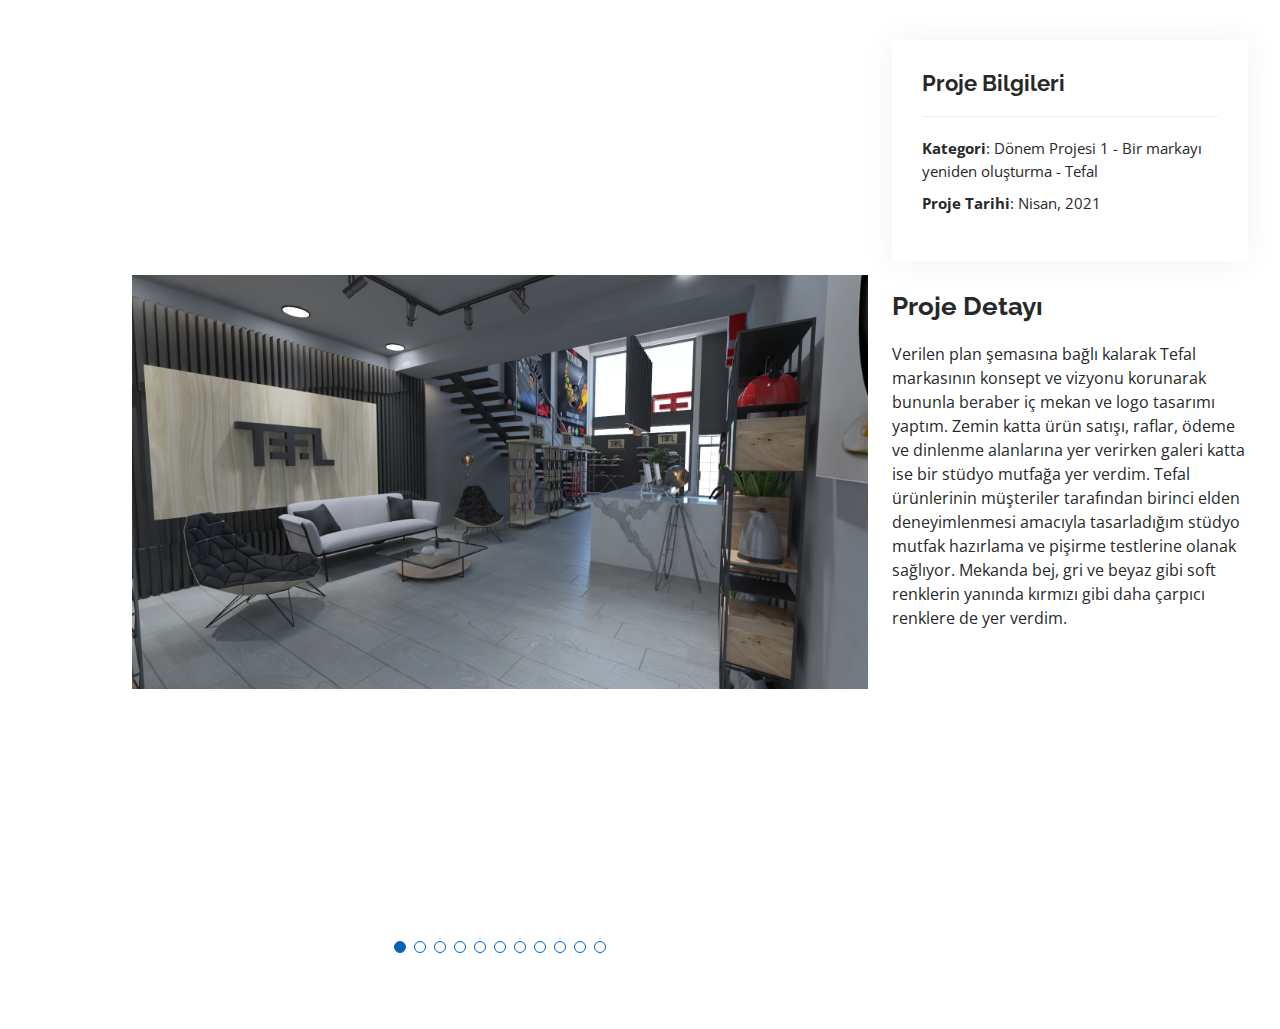
<file: portfolio-details.html>
<!DOCTYPE html>
<html lang="en">

<head>
  <meta charset="utf-8">
  <meta content="width=device-width, initial-scale=1.0" name="viewport">

  <title>Mert Demir</title>
  <meta content="" name="description">
  <meta content="" name="keywords">

  <!-- Favicons -->
  <link href="assets/img/favicon.png" rel="icon">
  <link href="assets/img/apple-touch-icon.png" rel="apple-touch-icon">

  <!-- Google Fonts -->
  <link href="https://fonts.googleapis.com/css?family=Open+Sans:300,300i,400,400i,600,600i,700,700i|Raleway:300,300i,400,400i,500,500i,600,600i,700,700i|Poppins:300,300i,400,400i,500,500i,600,600i,700,700i" rel="stylesheet">

  <!-- Vendor CSS Files -->
  <link href="assets/vendor/aos/aos.css" rel="stylesheet">
  <link href="assets/vendor/bootstrap/css/bootstrap.min.css" rel="stylesheet">
  <link href="assets/vendor/bootstrap-icons/bootstrap-icons.css" rel="stylesheet">
  <link href="assets/vendor/boxicons/css/boxicons.min.css" rel="stylesheet">
  <link href="assets/vendor/glightbox/css/glightbox.min.css" rel="stylesheet">
  <link href="assets/vendor/swiper/swiper-bundle.min.css" rel="stylesheet">

  <!-- Template Main CSS File -->
  <link href="assets/css/style.css" rel="stylesheet">

  <!-- =======================================================
  * Template Name: MyResume - v4.7.0
  * Template URL: https://bootstrapmade.com/free-html-bootstrap-template-my-resume/
  * Author: BootstrapMade.com
  * License: https://bootstrapmade.com/license/
  ======================================================== -->
</head>

<body>

  <main id="main">

    <!-- ======= Portfolio Details Section ======= -->
    <section id="portfolio-details" class="portfolio-details">
      <div class="container">

        <div class="row gy-4">

          <div class="col-lg-8">
            <div class="portfolio-details-slider swiper">
              <div class="swiper-wrapper align-items-center">

                <div class="swiper-slide">
                  <img src="assets/tefal/t1.jpg" alt="">
                </div>

                <div class="swiper-slide">
                  <img src="assets/tefal/t2.jpg" alt="">
                </div>

                <div class="swiper-slide">
                  <img src="assets/tefal/t3.jpg" alt="">
                </div>

                <div class="swiper-slide">
                  <img src="assets/tefal/t4.jpg" alt="">
                </div>

                <div class="swiper-slide">
                  <img src="assets/tefal/t5.jpg" alt="">
                </div>

                <div class="swiper-slide">
                  <img src="assets/tefal/t6.jpg" alt="">
                </div>

                <div class="swiper-slide">
                  <img src="assets/tefal/t7.jpg" alt="">
                </div>

                <div class="swiper-slide">
                  <img src="assets/tefal/tt1.jpg" alt="">
                </div>

                <div class="swiper-slide">
                  <img src="assets/tefal/tt2.jpg" alt="">
                </div>

                <div class="swiper-slide">
                  <img src="assets/tefal/tt3.jpg" alt="">
                </div>

                <div class="swiper-slide">
                  <img src="assets/tefal/tt4.jpg" alt="">
                </div>

              </div>
              <div class="swiper-pagination"></div>
            </div>
          </div>

          <div class="col-lg-4">
            <div class="portfolio-info">
              <h3>Proje Bilgileri</h3>
              <ul>
                <li><strong>Kategori</strong>: Dönem Projesi 1 - Bir markayı yeniden oluşturma - Tefal</li>
                <li><strong>Proje Tarihi</strong>: Nisan, 2021</li>
              </ul>
            </div>
            <div class="portfolio-description">
              <h2>Proje Detayı</h2>
              <p>
                Verilen plan şemasına bağlı kalarak Tefal markasının konsept ve vizyonu korunarak bununla beraber iç mekan ve logo tasarımı yaptım. Zemin katta ürün satışı, raflar, ödeme ve dinlenme alanlarına  yer verirken galeri katta ise bir stüdyo mutfağa yer verdim. Tefal ürünlerinin müşteriler tarafından birinci elden deneyimlenmesi amacıyla tasarladığım stüdyo mutfak hazırlama ve pişirme testlerine olanak sağlıyor. Mekanda bej, gri ve beyaz gibi soft renklerin yanında kırmızı gibi daha çarpıcı renklere de yer verdim. 
              </p>
            </div>
          </div>

        </div>

      </div>
    </section><!-- End Portfolio Details Section -->


  </main><!-- End #main -->

  <div id="preloader"></div>
  <a href="#" class="back-to-top d-flex align-items-center justify-content-center"><i class="bi bi-arrow-up-short"></i></a>

  <!-- Vendor JS Files -->
  <script src="assets/vendor/purecounter/purecounter.js"></script>
  <script src="assets/vendor/aos/aos.js"></script>
  <script src="assets/vendor/bootstrap/js/bootstrap.bundle.min.js"></script>
  <script src="assets/vendor/glightbox/js/glightbox.min.js"></script>
  <script src="assets/vendor/isotope-layout/isotope.pkgd.min.js"></script>
  <script src="assets/vendor/swiper/swiper-bundle.min.js"></script>
  <script src="assets/vendor/typed.js/typed.min.js"></script>
  <script src="assets/vendor/waypoints/noframework.waypoints.js"></script>
  <script src="assets/vendor/php-email-form/validate.js"></script>

  <!-- Template Main JS File -->
  <script src="assets/js/main.js"></script>

</body>

</html>
</file>
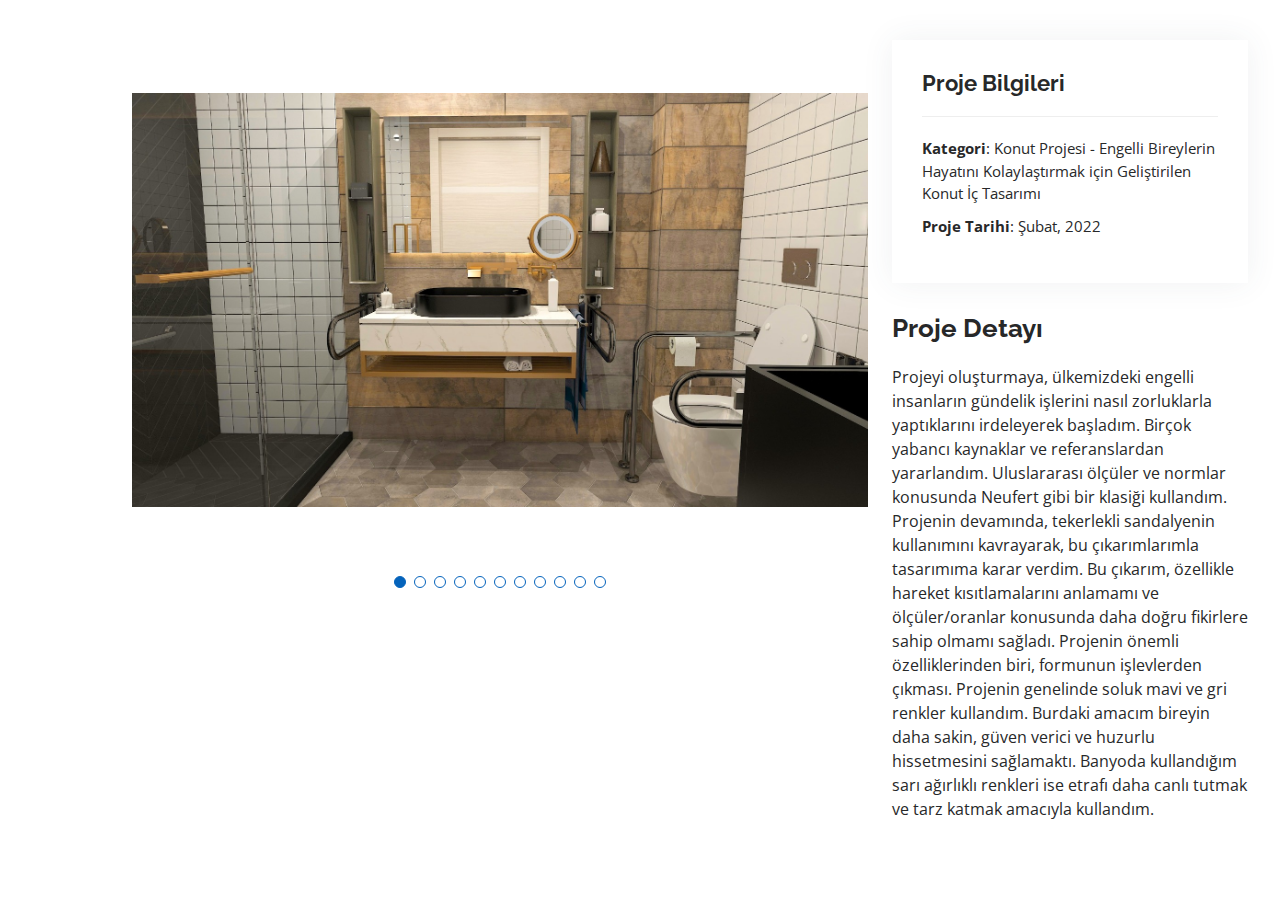
<file: portfolio-details4.html>
<!DOCTYPE html>
<html lang="en">

<head>
  <meta charset="utf-8">
  <meta content="width=device-width, initial-scale=1.0" name="viewport">

  <title>Mert Demir</title>
  <meta content="" name="description">
  <meta content="" name="keywords">

  <!-- Favicons -->
  <link href="assets/img/favicon.png" rel="icon">
  <link href="assets/img/apple-touch-icon.png" rel="apple-touch-icon">

  <!-- Google Fonts -->
  <link href="https://fonts.googleapis.com/css?family=Open+Sans:300,300i,400,400i,600,600i,700,700i|Raleway:300,300i,400,400i,500,500i,600,600i,700,700i|Poppins:300,300i,400,400i,500,500i,600,600i,700,700i" rel="stylesheet">

  <!-- Vendor CSS Files -->
  <link href="assets/vendor/aos/aos.css" rel="stylesheet">
  <link href="assets/vendor/bootstrap/css/bootstrap.min.css" rel="stylesheet">
  <link href="assets/vendor/bootstrap-icons/bootstrap-icons.css" rel="stylesheet">
  <link href="assets/vendor/boxicons/css/boxicons.min.css" rel="stylesheet">
  <link href="assets/vendor/glightbox/css/glightbox.min.css" rel="stylesheet">
  <link href="assets/vendor/swiper/swiper-bundle.min.css" rel="stylesheet">

  <!-- Template Main CSS File -->
  <link href="assets/css/style.css" rel="stylesheet">

  <!-- =======================================================
  * Template Name: MyResume - v4.7.0
  * Template URL: https://bootstrapmade.com/free-html-bootstrap-template-my-resume/
  * Author: BootstrapMade.com
  * License: https://bootstrapmade.com/license/
  ======================================================== -->
</head>

<body>

  <main id="main">

    <!-- ======= Portfolio Details Section ======= -->
    <section id="portfolio-details4" class="portfolio-details4">
      <div class="container">

        <div class="row gy-4">

          <div class="col-lg-8">
            <div class="portfolio-details-slider swiper">
              <div class="swiper-wrapper align-items-center">

                <div class="swiper-slide">
                  <img src="assets/engelli/e1.jpeg" alt="">
                </div>

                <div class="swiper-slide">
                  <img src="assets/engelli/e2.jpg" alt="">
                </div>

                <div class="swiper-slide">
                  <img src="assets/engelli/e3.jpg" alt="">
                </div>

                <div class="swiper-slide">
                  <img src="assets/engelli/e4.jpg" alt="">
                </div>

                <div class="swiper-slide">
                  <img src="assets/engelli/e5.jpg" alt="">
                </div>

                <div class="swiper-slide">
                  <img src="assets/engelli/e6.jpg" alt="">
                </div>

                <div class="swiper-slide">
                  <img src="assets/engelli/e7.jpg" alt="">
                </div>

                <div class="swiper-slide">
                  <img src="assets/engelli/e8.jpg" alt="">
                </div>

                <div class="swiper-slide">
                  <img src="assets/engelli/e9.jpg" alt="">
                </div>

                <div class="swiper-slide">
                  <img src="assets/engelli/e10.jpg" alt="">
                </div>

                <div class="swiper-slide">
                  <img src="assets/engelli/e11.jpg" alt="">
                </div>

              </div>
              <div class="swiper-pagination"></div>
            </div>
          </div>

          <div class="col-lg-4">
            <div class="portfolio-info">
              <h3>Proje Bilgileri</h3>
              <ul>
                <li><strong>Kategori</strong>: Konut Projesi - Engelli Bireylerin Hayatını Kolaylaştırmak için Geliştirilen Konut İç Tasarımı</li>
                <li><strong>Proje Tarihi</strong>: Şubat, 2022</li>
              </ul>
            </div>
            <div class="portfolio-description">
              <h2>Proje Detayı</h2>
              <p>
                Projeyi oluşturmaya, ülkemizdeki engelli insanların gündelik işlerini nasıl zorluklarla yaptıklarını irdeleyerek  başladım. Birçok yabancı kaynaklar ve referanslardan yararlandım. Uluslararası ölçüler ve normlar konusunda Neufert gibi bir klasiği kullandım. Projenin devamında, tekerlekli  sandalyenin kullanımını kavrayarak, bu çıkarımlarımla tasarımıma karar verdim. Bu çıkarım, özellikle hareket kısıtlamalarını anlamamı ve ölçüler/oranlar konusunda daha doğru fikirlere sahip olmamı sağladı. Projenin önemli özelliklerinden biri, formunun işlevlerden çıkması. Projenin genelinde soluk mavi ve gri renkler kullandım. Burdaki amacım bireyin daha sakin, güven verici ve huzurlu hissetmesini sağlamaktı. Banyoda kullandığım sarı ağırlıklı renkleri ise etrafı daha canlı tutmak ve tarz katmak amacıyla kullandım.
              </p>
            </div>
          </div>

        </div>

      </div>
    </section><!-- End Portfolio Details Section -->


  </main><!-- End #main -->

  <div id="preloader"></div>
  <a href="#" class="back-to-top d-flex align-items-center justify-content-center"><i class="bi bi-arrow-up-short"></i></a>

  <!-- Vendor JS Files -->
  <script src="assets/vendor/purecounter/purecounter.js"></script>
  <script src="assets/vendor/aos/aos.js"></script>
  <script src="assets/vendor/bootstrap/js/bootstrap.bundle.min.js"></script>
  <script src="assets/vendor/glightbox/js/glightbox.min.js"></script>
  <script src="assets/vendor/isotope-layout/isotope.pkgd.min.js"></script>
  <script src="assets/vendor/swiper/swiper-bundle.min.js"></script>
  <script src="assets/vendor/typed.js/typed.min.js"></script>
  <script src="assets/vendor/waypoints/noframework.waypoints.js"></script>
  <script src="assets/vendor/php-email-form/validate.js"></script>

  <!-- Template Main JS File -->
  <script src="assets/js/main.js"></script>

</body>

</html>
</file>
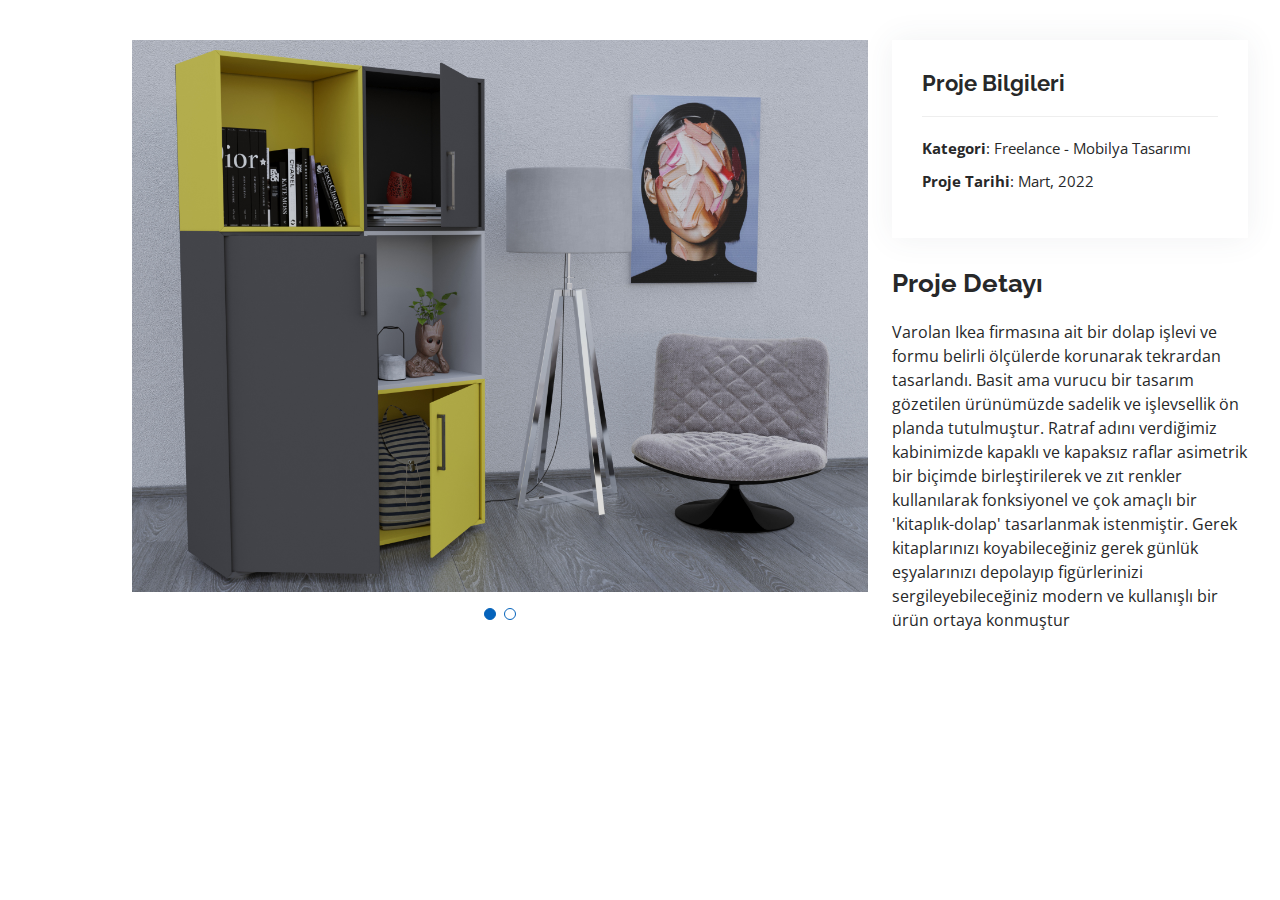
<file: portfolio-details5.html>
<!DOCTYPE html>
<html lang="en">

<head>
  <meta charset="utf-8">
  <meta content="width=device-width, initial-scale=1.0" name="viewport">

  <title>Mert Demir</title>
  <meta content="" name="description">
  <meta content="" name="keywords">

  <!-- Favicons -->
  <link href="assets/img/favicon.png" rel="icon">
  <link href="assets/img/apple-touch-icon.png" rel="apple-touch-icon">

  <!-- Google Fonts -->
  <link href="https://fonts.googleapis.com/css?family=Open+Sans:300,300i,400,400i,600,600i,700,700i|Raleway:300,300i,400,400i,500,500i,600,600i,700,700i|Poppins:300,300i,400,400i,500,500i,600,600i,700,700i" rel="stylesheet">

  <!-- Vendor CSS Files -->
  <link href="assets/vendor/aos/aos.css" rel="stylesheet">
  <link href="assets/vendor/bootstrap/css/bootstrap.min.css" rel="stylesheet">
  <link href="assets/vendor/bootstrap-icons/bootstrap-icons.css" rel="stylesheet">
  <link href="assets/vendor/boxicons/css/boxicons.min.css" rel="stylesheet">
  <link href="assets/vendor/glightbox/css/glightbox.min.css" rel="stylesheet">
  <link href="assets/vendor/swiper/swiper-bundle.min.css" rel="stylesheet">

  <!-- Template Main CSS File -->
  <link href="assets/css/style.css" rel="stylesheet">

  <!-- =======================================================
  * Template Name: MyResume - v4.7.0
  * Template URL: https://bootstrapmade.com/free-html-bootstrap-template-my-resume/
  * Author: BootstrapMade.com
  * License: https://bootstrapmade.com/license/
  ======================================================== -->
</head>

<body>

  <main id="main">

    <!-- ======= Portfolio Details Section 5 ======= -->
    <section id="portfolio-details5" class="portfolio-details5">
      <div class="container">

        <div class="row gy-4">

          <div class="col-lg-8">
            <div class="portfolio-details-slider swiper">
              <div class="swiper-wrapper align-items-center">

                <div class="swiper-slide">
                  <img src="assets/mobilya/m1.jpg" alt="">
                </div>

                <div class="swiper-slide">
                  <img src="assets/mobilya/m2.jpg" alt="">
                </div>
              </div>
              <div class="swiper-pagination"></div>
            </div>
          </div>

          <div class="col-lg-4">
            <div class="portfolio-info">
              <h3>Proje Bilgileri</h3>
              <ul>
                <li><strong>Kategori</strong>: Freelance - Mobilya Tasarımı</li>
                <li><strong>Proje Tarihi</strong>: Mart, 2022</li>
              </ul>
            </div>
            <div class="portfolio-description">
              <h2>Proje Detayı</h2>
              <p>
                Varolan Ikea firmasına ait bir dolap işlevi ve formu belirli ölçülerde korunarak tekrardan tasarlandı. Basit ama vurucu bir tasarım gözetilen ürünümüzde sadelik ve işlevsellik ön planda tutulmuştur. Ratraf adını verdiğimiz kabinimizde kapaklı ve kapaksız raflar asimetrik  bir biçimde birleştirilerek ve zıt renkler kullanılarak fonksiyonel ve çok amaçlı  bir 'kitaplık-dolap' tasarlanmak istenmiştir. Gerek kitaplarınızı koyabileceğiniz gerek günlük eşyalarınızı depolayıp  figürlerinizi sergileyebileceğiniz modern ve kullanışlı bir ürün ortaya konmuştur
            </p>
            </div>
          </div>

        </div>

      </div>
    </section><!-- End Portfolio Details Section -->


  </main><!-- End #main -->

  <div id="preloader"></div>
  <a href="#" class="back-to-top d-flex align-items-center justify-content-center"><i class="bi bi-arrow-up-short"></i></a>

  <!-- Vendor JS Files -->
  <script src="assets/vendor/purecounter/purecounter.js"></script>
  <script src="assets/vendor/aos/aos.js"></script>
  <script src="assets/vendor/bootstrap/js/bootstrap.bundle.min.js"></script>
  <script src="assets/vendor/glightbox/js/glightbox.min.js"></script>
  <script src="assets/vendor/isotope-layout/isotope.pkgd.min.js"></script>
  <script src="assets/vendor/swiper/swiper-bundle.min.js"></script>
  <script src="assets/vendor/typed.js/typed.min.js"></script>
  <script src="assets/vendor/waypoints/noframework.waypoints.js"></script>
  <script src="assets/vendor/php-email-form/validate.js"></script>

  <!-- Template Main JS File -->
  <script src="assets/js/main.js"></script>

</body>

</html>
</file>
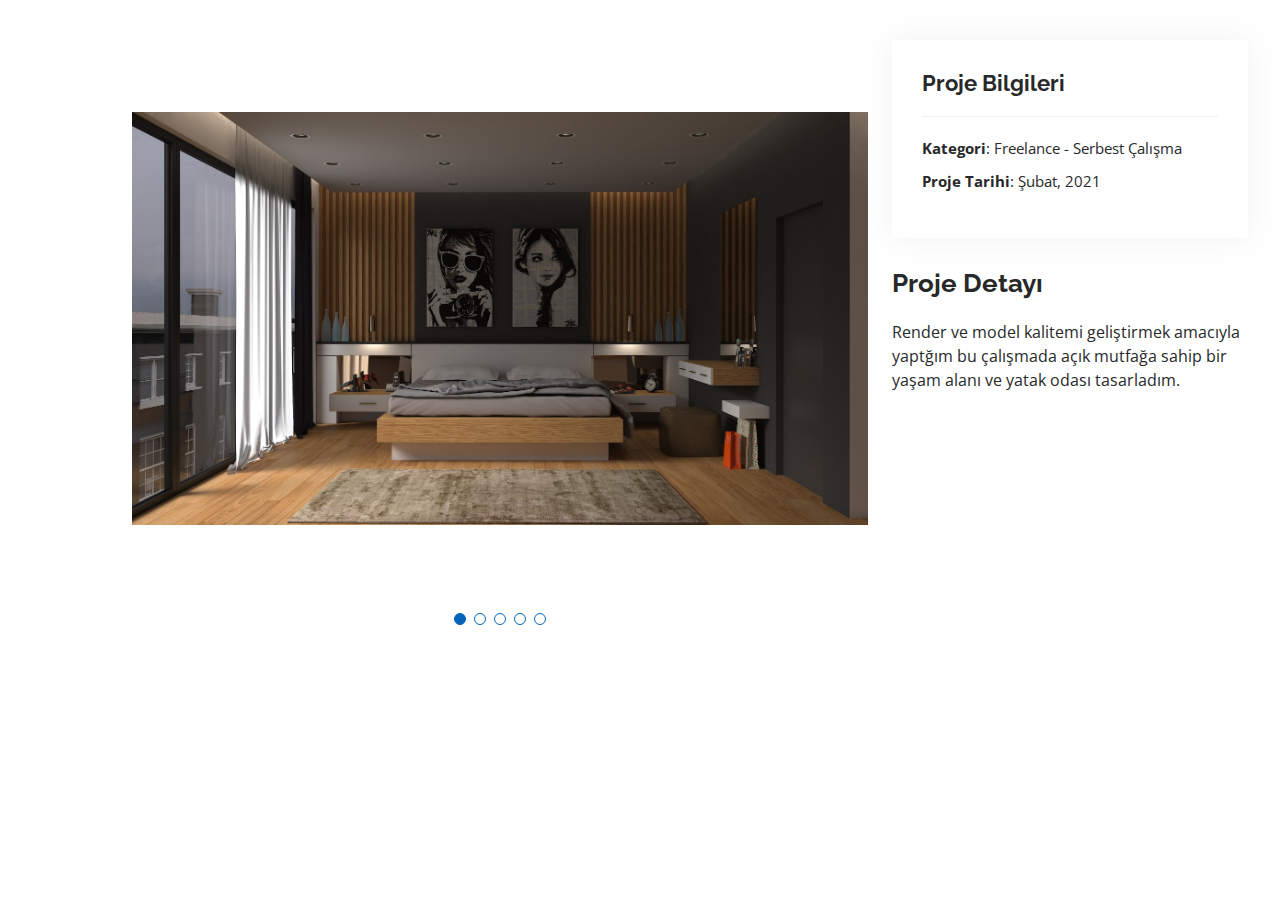
<file: portfolio-details6.html>
<!DOCTYPE html>
<html lang="en">

<head>
  <meta charset="utf-8">
  <meta content="width=device-width, initial-scale=1.0" name="viewport">

  <title>Mert Demir</title>
  <meta content="" name="description">
  <meta content="" name="keywords">

  <!-- Favicons -->
  <link href="assets/img/favicon.png" rel="icon">
  <link href="assets/img/apple-touch-icon.png" rel="apple-touch-icon">

  <!-- Google Fonts -->
  <link href="https://fonts.googleapis.com/css?family=Open+Sans:300,300i,400,400i,600,600i,700,700i|Raleway:300,300i,400,400i,500,500i,600,600i,700,700i|Poppins:300,300i,400,400i,500,500i,600,600i,700,700i" rel="stylesheet">

  <!-- Vendor CSS Files -->
  <link href="assets/vendor/aos/aos.css" rel="stylesheet">
  <link href="assets/vendor/bootstrap/css/bootstrap.min.css" rel="stylesheet">
  <link href="assets/vendor/bootstrap-icons/bootstrap-icons.css" rel="stylesheet">
  <link href="assets/vendor/boxicons/css/boxicons.min.css" rel="stylesheet">
  <link href="assets/vendor/glightbox/css/glightbox.min.css" rel="stylesheet">
  <link href="assets/vendor/swiper/swiper-bundle.min.css" rel="stylesheet">

  <!-- Template Main CSS File -->
  <link href="assets/css/style.css" rel="stylesheet">

  <!-- =======================================================
  * Template Name: MyResume - v4.7.0
  * Template URL: https://bootstrapmade.com/free-html-bootstrap-template-my-resume/
  * Author: BootstrapMade.com
  * License: https://bootstrapmade.com/license/
  ======================================================== -->
</head>

<body>

  <main id="main">

    <!-- ======= Portfolio Details Section 6 ======= -->
    <section id="portfolio-details5" class="portfolio-details5">
      <div class="container">

        <div class="row gy-4">

          <div class="col-lg-8">
            <div class="portfolio-details-slider swiper">
              <div class="swiper-wrapper align-items-center">

                <div class="swiper-slide">
                  <img src="assets/free/sp.jpg" alt="">
                </div>

                <div class="swiper-slide">
                  <img src="assets/free/s1.JPG" alt="">
                </div>

                <div class="swiper-slide">
                  <img src="assets/free/s2.JPG" alt="">
                </div>

                <div class="swiper-slide">
                  <img src="assets/free/s3.JPG" alt="">
                </div>

                <div class="swiper-slide">
                  <img src="assets/free/s4.JPG" alt="">
                </div>

              </div>
              <div class="swiper-pagination"></div>
            </div>
          </div>

          <div class="col-lg-4">
            <div class="portfolio-info">
              <h3>Proje Bilgileri</h3>
              <ul>
                <li><strong>Kategori</strong>: Freelance - Serbest Çalışma</li>
                <li><strong>Proje Tarihi</strong>: Şubat, 2021</li>
              </ul>
            </div>
            <div class="portfolio-description">
              <h2>Proje Detayı</h2>
              <p>
                Render ve model kalitemi geliştirmek amacıyla yaptğım bu çalışmada açık mutfağa  sahip bir yaşam alanı ve yatak odası tasarladım.
            </p>
            </div>
          </div>

        </div>

      </div>
    </section><!-- End Portfolio Details Section -->


  </main><!-- End #main -->

  <div id="preloader"></div>
  <a href="#" class="back-to-top d-flex align-items-center justify-content-center"><i class="bi bi-arrow-up-short"></i></a>

  <!-- Vendor JS Files -->
  <script src="assets/vendor/purecounter/purecounter.js"></script>
  <script src="assets/vendor/aos/aos.js"></script>
  <script src="assets/vendor/bootstrap/js/bootstrap.bundle.min.js"></script>
  <script src="assets/vendor/glightbox/js/glightbox.min.js"></script>
  <script src="assets/vendor/isotope-layout/isotope.pkgd.min.js"></script>
  <script src="assets/vendor/swiper/swiper-bundle.min.js"></script>
  <script src="assets/vendor/typed.js/typed.min.js"></script>
  <script src="assets/vendor/waypoints/noframework.waypoints.js"></script>
  <script src="assets/vendor/php-email-form/validate.js"></script>

  <!-- Template Main JS File -->
  <script src="assets/js/main.js"></script>

</body>

</html>
</file>
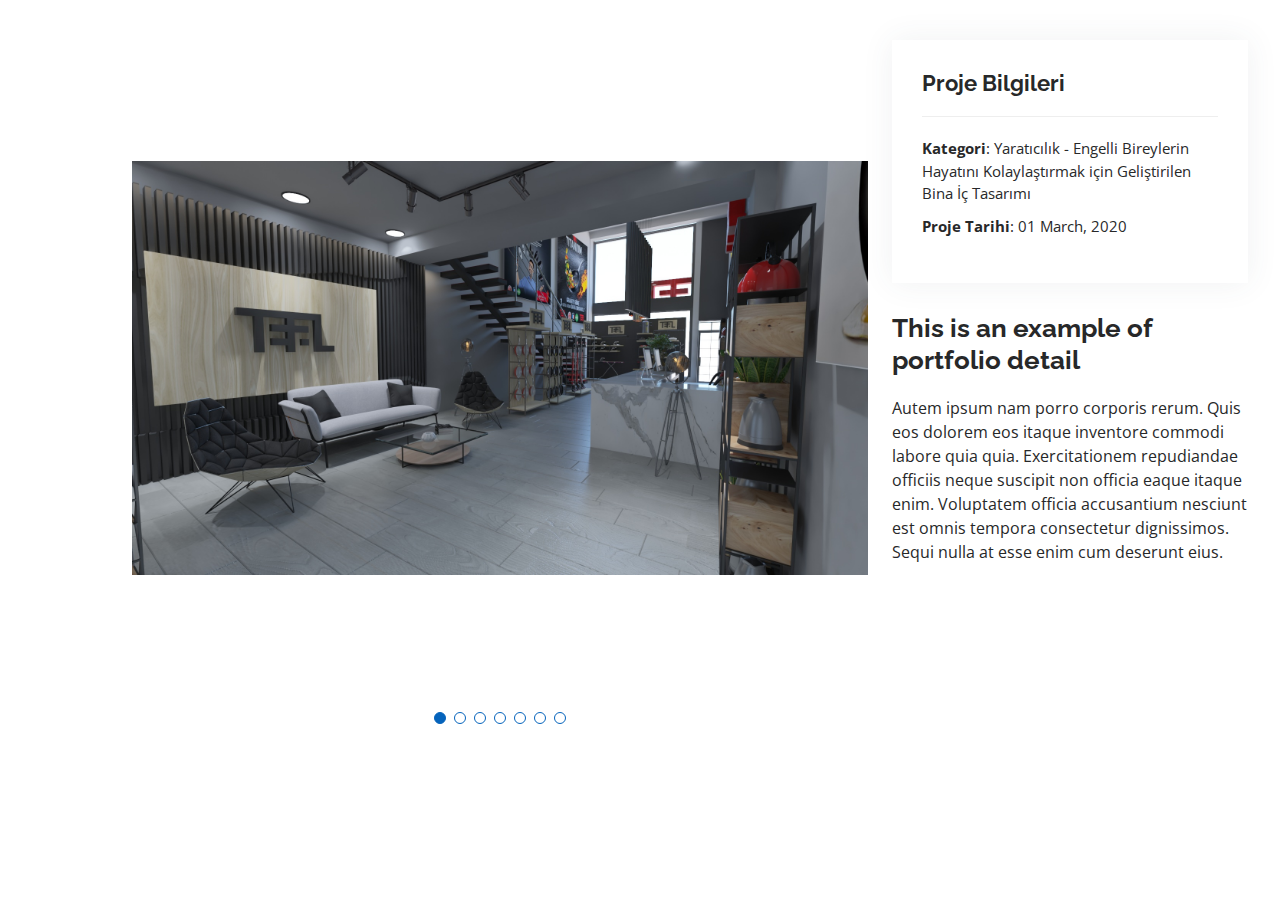
<file: mertdmr/portfolio-details.html>
<!DOCTYPE html>
<html lang="en">

<head>
  <meta charset="utf-8">
  <meta content="width=device-width, initial-scale=1.0" name="viewport">

  <title>Mert Demir</title>
  <meta content="" name="description">
  <meta content="" name="keywords">

  <!-- Favicons -->
  <link href="assets/img/favicon.png" rel="icon">
  <link href="assets/img/apple-touch-icon.png" rel="apple-touch-icon">

  <!-- Google Fonts -->
  <link href="https://fonts.googleapis.com/css?family=Open+Sans:300,300i,400,400i,600,600i,700,700i|Raleway:300,300i,400,400i,500,500i,600,600i,700,700i|Poppins:300,300i,400,400i,500,500i,600,600i,700,700i" rel="stylesheet">

  <!-- Vendor CSS Files -->
  <link href="assets/vendor/aos/aos.css" rel="stylesheet">
  <link href="assets/vendor/bootstrap/css/bootstrap.min.css" rel="stylesheet">
  <link href="assets/vendor/bootstrap-icons/bootstrap-icons.css" rel="stylesheet">
  <link href="assets/vendor/boxicons/css/boxicons.min.css" rel="stylesheet">
  <link href="assets/vendor/glightbox/css/glightbox.min.css" rel="stylesheet">
  <link href="assets/vendor/swiper/swiper-bundle.min.css" rel="stylesheet">

  <!-- Template Main CSS File -->
  <link href="assets/css/style.css" rel="stylesheet">

  <!-- =======================================================
  * Template Name: MyResume - v4.7.0
  * Template URL: https://bootstrapmade.com/free-html-bootstrap-template-my-resume/
  * Author: BootstrapMade.com
  * License: https://bootstrapmade.com/license/
  ======================================================== -->
</head>

<body>

  <main id="main">

    <!-- ======= Portfolio Details Section ======= -->
    <section id="portfolio-details" class="portfolio-details">
      <div class="container">

        <div class="row gy-4">

          <div class="col-lg-8">
            <div class="portfolio-details-slider swiper">
              <div class="swiper-wrapper align-items-center">

                <div class="swiper-slide">
                  <img src="assets/tefal/t1.jpg" alt="">
                </div>

                <div class="swiper-slide">
                  <img src="assets/tefal/t2.jpg" alt="">
                </div>

                <div class="swiper-slide">
                  <img src="assets/tefal/t3.jpg" alt="">
                </div>

                <div class="swiper-slide">
                  <img src="assets/tefal/t4.jpg" alt="">
                </div>

                <div class="swiper-slide">
                  <img src="assets/tefal/t5.jpg" alt="">
                </div>

                <div class="swiper-slide">
                  <img src="assets/tefal/t6.jpg" alt="">
                </div>

                <div class="swiper-slide">
                  <img src="assets/tefal/t7.jpg" alt="">
                </div>

              </div>
              <div class="swiper-pagination"></div>
            </div>
          </div>

          <div class="col-lg-4">
            <div class="portfolio-info">
              <h3>Proje Bilgileri</h3>
              <ul>
                <li><strong>Kategori</strong>: Yaratıcılık - Engelli Bireylerin Hayatını Kolaylaştırmak için Geliştirilen Bina İç Tasarımı</li>
                <li><strong>Proje Tarihi</strong>: 01 March, 2020</li>
              </ul>
            </div>
            <div class="portfolio-description">
              <h2>This is an example of portfolio detail</h2>
              <p>
                Autem ipsum nam porro corporis rerum. Quis eos dolorem eos itaque inventore commodi labore quia quia. Exercitationem repudiandae officiis neque suscipit non officia eaque itaque enim. Voluptatem officia accusantium nesciunt est omnis tempora consectetur dignissimos. Sequi nulla at esse enim cum deserunt eius.
              </p>
            </div>
          </div>

        </div>

      </div>
    </section><!-- End Portfolio Details Section -->


  </main><!-- End #main -->

  <div id="preloader"></div>
  <a href="#" class="back-to-top d-flex align-items-center justify-content-center"><i class="bi bi-arrow-up-short"></i></a>

  <!-- Vendor JS Files -->
  <script src="assets/vendor/purecounter/purecounter.js"></script>
  <script src="assets/vendor/aos/aos.js"></script>
  <script src="assets/vendor/bootstrap/js/bootstrap.bundle.min.js"></script>
  <script src="assets/vendor/glightbox/js/glightbox.min.js"></script>
  <script src="assets/vendor/isotope-layout/isotope.pkgd.min.js"></script>
  <script src="assets/vendor/swiper/swiper-bundle.min.js"></script>
  <script src="assets/vendor/typed.js/typed.min.js"></script>
  <script src="assets/vendor/waypoints/noframework.waypoints.js"></script>
  <script src="assets/vendor/php-email-form/validate.js"></script>

  <!-- Template Main JS File -->
  <script src="assets/js/main.js"></script>

</body>

</html>
</file>
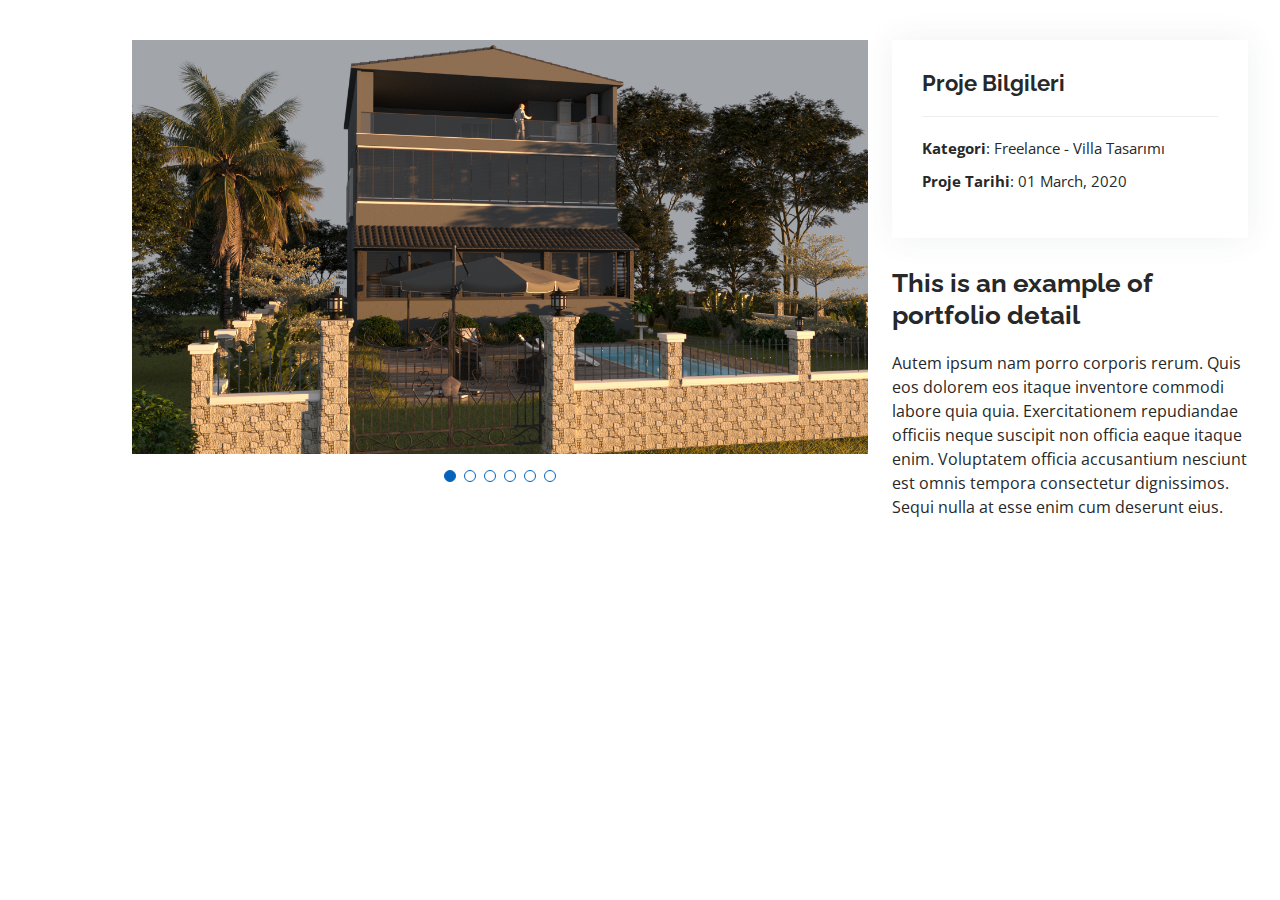
<file: mertdmr/portfolio-details2.html>
<!DOCTYPE html>
<html lang="en">

<head>
  <meta charset="utf-8">
  <meta content="width=device-width, initial-scale=1.0" name="viewport">

  <title>Mert Demir</title>
  <meta content="" name="description">
  <meta content="" name="keywords">

  <!-- Favicons -->
  <link href="assets/img/favicon.png" rel="icon">
  <link href="assets/img/apple-touch-icon.png" rel="apple-touch-icon">

  <!-- Google Fonts -->
  <link href="https://fonts.googleapis.com/css?family=Open+Sans:300,300i,400,400i,600,600i,700,700i|Raleway:300,300i,400,400i,500,500i,600,600i,700,700i|Poppins:300,300i,400,400i,500,500i,600,600i,700,700i" rel="stylesheet">

  <!-- Vendor CSS Files -->
  <link href="assets/vendor/aos/aos.css" rel="stylesheet">
  <link href="assets/vendor/bootstrap/css/bootstrap.min.css" rel="stylesheet">
  <link href="assets/vendor/bootstrap-icons/bootstrap-icons.css" rel="stylesheet">
  <link href="assets/vendor/boxicons/css/boxicons.min.css" rel="stylesheet">
  <link href="assets/vendor/glightbox/css/glightbox.min.css" rel="stylesheet">
  <link href="assets/vendor/swiper/swiper-bundle.min.css" rel="stylesheet">

  <!-- Template Main CSS File -->
  <link href="assets/css/style.css" rel="stylesheet">

  <!-- =======================================================
  * Template Name: MyResume - v4.7.0
  * Template URL: https://bootstrapmade.com/free-html-bootstrap-template-my-resume/
  * Author: BootstrapMade.com
  * License: https://bootstrapmade.com/license/
  ======================================================== -->
</head>

<body>

  <main id="main">

    <!-- ======= Portfolio Details2 Section ======= -->
    <section id="portfolio-details2" class="portfolio-details2">
      <div class="container">

        <div class="row gy-4">

          <div class="col-lg-8">
            <div class="portfolio-details-slider swiper">
              <div class="swiper-wrapper align-items-center">

                <div class="swiper-slide">
                  <img src="assets/villa/v1.jpg" alt="">
                </div>

                <div class="swiper-slide">
                  <img src="assets/villa/v2.jpg" alt="">
                </div>

                <div class="swiper-slide">
                  <img src="assets/villa/v3.jpg" alt="">
                </div>

                <div class="swiper-slide">
                  <img src="assets/villa/v4.jpg" alt="">
                </div>

                <div class="swiper-slide">
                  <img src="assets/villa/v5.jpg" alt="">
                </div>

                <div class="swiper-slide">
                  <img src="assets/villa/v6.jpg" alt="">
                </div>

              </div>
              <div class="swiper-pagination"></div>
            </div>
          </div>

          <div class="col-lg-4">
            <div class="portfolio-info">
              <h3>Proje Bilgileri</h3>
              <ul>
                <li><strong>Kategori</strong>: Freelance - Villa Tasarımı</li>
                <li><strong>Proje Tarihi</strong>: 01 March, 2020</li>
              </ul>
            </div>
            <div class="portfolio-description">
              <h2>This is an example of portfolio detail</h2>
              <p>
                Autem ipsum nam porro corporis rerum. Quis eos dolorem eos itaque inventore commodi labore quia quia. Exercitationem repudiandae officiis neque suscipit non officia eaque itaque enim. Voluptatem officia accusantium nesciunt est omnis tempora consectetur dignissimos. Sequi nulla at esse enim cum deserunt eius.
              </p>
            </div>
          </div>

        </div>

      </div>
    </section><!-- End Portfolio Details Section -->


  </main><!-- End #main -->

  <div id="preloader"></div>
  <a href="#" class="back-to-top d-flex align-items-center justify-content-center"><i class="bi bi-arrow-up-short"></i></a>

  <!-- Vendor JS Files -->
  <script src="assets/vendor/purecounter/purecounter.js"></script>
  <script src="assets/vendor/aos/aos.js"></script>
  <script src="assets/vendor/bootstrap/js/bootstrap.bundle.min.js"></script>
  <script src="assets/vendor/glightbox/js/glightbox.min.js"></script>
  <script src="assets/vendor/isotope-layout/isotope.pkgd.min.js"></script>
  <script src="assets/vendor/swiper/swiper-bundle.min.js"></script>
  <script src="assets/vendor/typed.js/typed.min.js"></script>
  <script src="assets/vendor/waypoints/noframework.waypoints.js"></script>
  <script src="assets/vendor/php-email-form/validate.js"></script>

  <!-- Template Main JS File -->
  <script src="assets/js/main.js"></script>

</body>

</html>
</file>
<file: assets/css/style.css>
/**
* Template Name: MyResume - v4.7.0
* Template URL: https://bootstrapmade.com/free-html-bootstrap-template-my-resume/
* Author: BootstrapMade.com
* License: https://bootstrapmade.com/license/
*/

/*--------------------------------------------------------------
# General
--------------------------------------------------------------*/
body {
  font-family: "Open Sans", sans-serif;
  color: #272829;
}

a {
  color: #0563bb;
  text-decoration: none;
}

a:hover {
  color: #067ded;
  text-decoration: none;
}

h1, h2, h3, h4, h5, h6 {
  font-family: "Raleway", sans-serif;
}

/*--------------------------------------------------------------
# Back to top button
--------------------------------------------------------------*/
.back-to-top {
  position: fixed;
  visibility: hidden;
  opacity: 0;
  right: 15px;
  bottom: 15px;
  z-index: 996;
  background: #0563bb;
  width: 40px;
  height: 40px;
  border-radius: 50px;
  transition: all 0.4s;
}
.back-to-top i {
  font-size: 28px;
  color: #fff;
  line-height: 0;
}
.back-to-top:hover {
  background: #0678e3;
  color: #fff;
}
.back-to-top.active {
  visibility: visible;
  opacity: 1;
}

/*--------------------------------------------------------------
# Preloader
--------------------------------------------------------------*/
#preloader {
  position: fixed;
  top: 0;
  left: 0;
  right: 0;
  bottom: 0;
  z-index: 9999;
  overflow: hidden;
  background: #fff;
}

#preloader:before {
  content: "";
  position: fixed;
  top: calc(50% - 30px);
  left: calc(50% - 30px);
  border: 6px solid #0563bb;
  border-top-color: #fff;
  border-bottom-color: #fff;
  border-radius: 50%;
  width: 60px;
  height: 60px;
  -webkit-animation: animate-preloader 1s linear infinite;
  animation: animate-preloader 1s linear infinite;
}

@-webkit-keyframes animate-preloader {
  0% {
    transform: rotate(0deg);
  }
  100% {
    transform: rotate(360deg);
  }
}

@keyframes animate-preloader {
  0% {
    transform: rotate(0deg);
  }
  100% {
    transform: rotate(360deg);
  }
}
/*--------------------------------------------------------------
# Disable aos animation delay on mobile devices
--------------------------------------------------------------*/
@media screen and (max-width: 768px) {
  [data-aos-delay] {
    transition-delay: 0 !important;
  }
}
/*--------------------------------------------------------------
# Header
--------------------------------------------------------------*/
#header {
  position: fixed;
  top: 0;
  left: 0;
  bottom: 0;
  z-index: 9997;
  transition: all 0.5s;
  padding: 15px;
  overflow-y: auto;
}
@media (max-width: 992px) {
  #header {
    width: 300px;
    background: #fff;
    border-right: 1px solid #e6e9ec;
    left: -300px;
  }
}

@media (min-width: 992px) {
  #main {
    margin-left: 100px;
  }
}
/*--------------------------------------------------------------
# Navigation Menu
--------------------------------------------------------------*/
/**
* Desktop Navigation 
*/
.nav-menu {
  padding: 0;
  display: block;
}
.nav-menu * {
  margin: 0;
  padding: 0;
  list-style: none;
}
.nav-menu > ul > li {
  position: relative;
  white-space: nowrap;
}
.nav-menu a, .nav-menu a:focus {
  display: flex;
  align-items: center;
  color: #45505b;
  padding: 10px 18px;
  margin-bottom: 8px;
  transition: 0.3s;
  font-size: 15px;
  border-radius: 50px;
  background: #f2f3f5;
  height: 56px;
  width: 100%;
  overflow: hidden;
  transition: 0.3s;
}
.nav-menu a i, .nav-menu a:focus i {
  font-size: 20px;
}
.nav-menu a span, .nav-menu a:focus span {
  padding: 0 5px 0 7px;
  color: #45505b;
}
@media (min-width: 992px) {
  .nav-menu a, .nav-menu a:focus {
    width: 56px;
  }
  .nav-menu a span, .nav-menu a:focus span {
    display: none;
    color: #fff;
  }
}
.nav-menu a:hover, .nav-menu .active, .nav-menu .active:focus, .nav-menu li:hover > a {
  color: #fff;
  background: #0563bb;
}
.nav-menu a:hover span, .nav-menu .active span, .nav-menu .active:focus span, .nav-menu li:hover > a span {
  color: #fff;
}
.nav-menu a:hover, .nav-menu li:hover > a {
  width: 100%;
  color: #fff;
}
.nav-menu a:hover span, .nav-menu li:hover > a span {
  display: block;
}

/**
* Mobile Navigation 
*/
.mobile-nav-toggle {
  position: fixed;
  right: 10px;
  top: 10px;
  z-index: 9998;
  border: 0;
  background: none;
  font-size: 28px;
  transition: all 0.4s;
  outline: none !important;
  line-height: 0;
  cursor: pointer;
  border-radius: 50px;
  padding: 5px;
}
.mobile-nav-toggle i {
  color: #45505b;
}

.mobile-nav-active {
  overflow: hidden;
}
.mobile-nav-active #header {
  left: 0;
}
.mobile-nav-active .mobile-nav-toggle {
  color: #fff;
  background-color: #0563bb;
}

/*--------------------------------------------------------------
# Hero Section
--------------------------------------------------------------*/
#hero {
  width: 100%;
  height: 100vh;
  background: url("../img/hero-bg4.jpg") top right no-repeat;
  background-size: cover;
  position: relative;
}
@media (min-width: 992px) {
  #hero {
    padding-left: 160px;
  }
}
#hero:before {
  content: "";
  background: rgba(255, 255, 255, 0.8);
  position: absolute;
  bottom: 0;
  top: 0;
  left: 0;
  right: 0;
}
#hero h1 {
  margin: 0;
  font-size: 64px;
  font-weight: 700;
  line-height: 56px;
  color: #45505b;
}
#hero p {
  color: #45505b;
  margin: 15px 0 0 0;
  font-size: 26px;
  font-family: "Poppins", sans-serif;
}
#hero p span {
  color: #0563bb;
  letter-spacing: 1px;
}
#hero .social-links {
  margin-top: 30px;
}
#hero .social-links a {
  font-size: 24px;
  display: inline-block;
  color: #45505b;
  line-height: 1;
  margin-right: 20px;
  transition: 0.3s;
}
#hero .social-links a:hover {
  color: #0563bb;
}
@media (max-width: 992px) {
  #hero {
    text-align: center;
  }
  #hero h1 {
    font-size: 32px;
    line-height: 36px;
  }
  #hero p {
    margin-top: 10px;
    font-size: 20px;
    line-height: 24px;
  }
}

/*--------------------------------------------------------------
# Sections General
--------------------------------------------------------------*/
section {
  padding: 60px 0;
  overflow: hidden;
}

.section-title {
  text-align: center;
  padding-bottom: 30px;
}
.section-title h2 {
  font-size: 32px;
  font-weight: bold;
  text-transform: uppercase;
  margin-bottom: 20px;
  padding-bottom: 20px;
  position: relative;
  color: #45505b;
}
.section-title h2::before {
  content: "";
  position: absolute;
  display: block;
  width: 120px;
  height: 1px;
  background: #ddd;
  bottom: 1px;
  left: calc(50% - 60px);
}
.section-title h2::after {
  content: "";
  position: absolute;
  display: block;
  width: 40px;
  height: 3px;
  background: #0563bb;
  bottom: 0;
  left: calc(50% - 20px);
}
.section-title p {
  margin-bottom: 0;
}

/*--------------------------------------------------------------
# About
--------------------------------------------------------------*/
.about .content h3 {
  font-weight: 700;
  font-size: 26px;
  color: #728394;
}
.about .content ul {
  list-style: none;
  padding: 0;
}
.about .content ul li {
  margin-bottom: 20px;
  display: flex;
  align-items: center;
}
.about .content ul strong {
  margin-right: 10px;
}
.about .content ul i {
  font-size: 16px;
  margin-right: 5px;
  color: #0563bb;
  line-height: 0;
}
.about .content p:last-child {
  margin-bottom: 0;
}

/*--------------------------------------------------------------
# Facts
--------------------------------------------------------------*/
.facts .count-box {
  padding: 30px 30px 25px 30px;
  margin-top: 30px;
  width: 100%;
  position: relative;
  text-align: center;
  background: #fff;
}
.facts .count-box i {
  position: absolute;
  top: -25px;
  left: 50%;
  transform: translateX(-50%);
  font-size: 24px;
  background: #0563bb;
  color: #fff;
  border-radius: 50px;
  display: inline-flex;
  align-items: center;
  justify-content: center;
  width: 48px;
  height: 48px;
}
.facts .count-box span {
  font-size: 36px;
  display: block;
  font-weight: 600;
  color: #011426;
}
.facts .count-box p {
  padding: 0;
  margin: 0;
  font-family: "Raleway", sans-serif;
  font-size: 14px;
}

/*--------------------------------------------------------------
# Akills
--------------------------------------------------------------*/
.skills .progress {
  height: 60px;
  display: block;
  background: none;
  border-radius: 0;
}
.skills .progress .skill {
  padding: 10px 0;
  margin: 0;
  text-transform: uppercase;
  display: block;
  font-weight: 600;
  font-family: "Poppins", sans-serif;
  color: #45505b;
}
.skills .progress .skill .val {
  float: right;
  font-style: normal;
}
.skills .progress-bar-wrap {
  background: #f2f3f5;
}
.skills .progress-bar {
  width: 1px;
  height: 10px;
  transition: 0.9s;
  background-color: #0563bb;
}

/*--------------------------------------------------------------
# Resume
--------------------------------------------------------------*/
.resume .resume-title {
  font-size: 26px;
  font-weight: 700;
  margin-top: 20px;
  margin-bottom: 20px;
  color: #45505b;
}
.resume .resume-item {
  padding: 0 0 20px 20px;
  margin-top: -2px;
  border-left: 2px solid #0563bb;
  position: relative;
}
.resume .resume-item h4 {
  line-height: 18px;
  font-size: 18px;
  font-weight: 600;
  text-transform: uppercase;
  font-family: "Poppins", sans-serif;
  color: #0563bb;
  margin-bottom: 10px;
}
.resume .resume-item h5 {
  font-size: 16px;
  background: #f7f8f9;
  padding: 5px 15px;
  display: inline-block;
  font-weight: 600;
  margin-bottom: 10px;
}
.resume .resume-item ul {
  padding-left: 20px;
}
.resume .resume-item ul li {
  padding-bottom: 10px;
}
.resume .resume-item:last-child {
  padding-bottom: 0;
}
.resume .resume-item::before {
  content: "";
  position: absolute;
  width: 16px;
  height: 16px;
  border-radius: 50px;
  left: -9px;
  top: 0;
  background: #fff;
  border: 2px solid #0563bb;
}

/*--------------------------------------------------------------
# Portfolio
--------------------------------------------------------------*/
.portfolio .portfolio-item {
  margin-bottom: 30px;
}
.portfolio #portfolio-flters {
  padding: 0;
  margin: 0 auto 25px auto;
  list-style: none;
  text-align: center;
  background: #fff;
  border-radius: 50px;
  padding: 2px 15px;
}
.portfolio #portfolio-flters li {
  cursor: pointer;
  display: inline-block;
  padding: 10px 15px;
  font-size: 14px;
  font-weight: 600;
  line-height: 1;
  text-transform: uppercase;
  color: #272829;
  margin-bottom: 5px;
  transition: all 0.3s ease-in-out;
}
.portfolio #portfolio-flters li:hover, .portfolio #portfolio-flters li.filter-active {
  color: #0563bb;
}
.portfolio #portfolio-flters li:last-child {
  margin-right: 0;
}
.portfolio .portfolio-wrap {
  transition: 0.3s;
  position: relative;
  overflow: hidden;
  z-index: 1;
  background: rgba(69, 80, 91, 0.8);
}
.portfolio .portfolio-wrap::before {
  content: "";
  background: rgba(255, 255, 255, 0.7);
  position: absolute;
  left: 30px;
  right: 30px;
  top: 30px;
  bottom: 30px;
  transition: all ease-in-out 0.3s;
  z-index: 2;
  opacity: 0;
}
.portfolio .portfolio-wrap .portfolio-info {
  opacity: 0;
  position: absolute;
  top: 0;
  left: 0;
  right: 0;
  bottom: 0;
  text-align: center;
  z-index: 3;
  transition: all ease-in-out 0.3s;
  display: flex;
  flex-direction: column;
  justify-content: center;
  align-items: center;
}
.portfolio .portfolio-wrap .portfolio-info::before {
  display: block;
  content: "";
  width: 48px;
  height: 48px;
  position: absolute;
  top: 35px;
  left: 35px;
  border-top: 3px solid #d7dce1;
  border-left: 3px solid #d7dce1;
  transition: all 0.5s ease 0s;
  z-index: 9994;
}
.portfolio .portfolio-wrap .portfolio-info::after {
  display: block;
  content: "";
  width: 48px;
  height: 48px;
  position: absolute;
  bottom: 35px;
  right: 35px;
  border-bottom: 3px solid #d7dce1;
  border-right: 3px solid #d7dce1;
  transition: all 0.5s ease 0s;
  z-index: 9994;
}
.portfolio .portfolio-wrap .portfolio-info h4 {
  font-size: 20px;
  color: #45505b;
  font-weight: 600;
}
.portfolio .portfolio-wrap .portfolio-info p {
  color: #45505b;
  font-size: 14px;
  text-transform: uppercase;
  padding: 0;
  margin: 0;
}
.portfolio .portfolio-wrap .portfolio-links {
  text-align: center;
  z-index: 4;
}
.portfolio .portfolio-wrap .portfolio-links a {
  color: #45505b;
  margin: 0 2px;
  font-size: 28px;
  display: inline-block;
  transition: 0.3s;
}
.portfolio .portfolio-wrap .portfolio-links a:hover {
  color: #148af9;
}
.portfolio .portfolio-wrap:hover::before {
  top: 0;
  left: 0;
  right: 0;
  bottom: 0;
  opacity: 1;
}
.portfolio .portfolio-wrap:hover .portfolio-info {
  opacity: 1;
}
.portfolio .portfolio-wrap:hover .portfolio-info::before {
  top: 15px;
  left: 15px;
}
.portfolio .portfolio-wrap:hover .portfolio-info::after {
  bottom: 15px;
  right: 15px;
}

/*--------------------------------------------------------------
# Portfolio Details
--------------------------------------------------------------*/
.portfolio-details {
  padding-top: 40px;
}
.portfolio-details .portfolio-details-slider img {
  width: 100%;
}
.portfolio-details .portfolio-details-slider .swiper-pagination {
  margin-top: 20px;
  position: relative;
}
.portfolio-details .portfolio-details-slider .swiper-pagination .swiper-pagination-bullet {
  width: 12px;
  height: 12px;
  background-color: #fff;
  opacity: 1;
  border: 1px solid #0563bb;
}
.portfolio-details .portfolio-details-slider .swiper-pagination .swiper-pagination-bullet-active {
  background-color: #0563bb;
}
.portfolio-details .portfolio-info {
  padding: 30px;
  box-shadow: 0px 0 30px rgba(69, 80, 91, 0.08);
}
.portfolio-details .portfolio-info h3 {
  font-size: 22px;
  font-weight: 700;
  margin-bottom: 20px;
  padding-bottom: 20px;
  border-bottom: 1px solid #eee;
}
.portfolio-details .portfolio-info ul {
  list-style: none;
  padding: 0;
  font-size: 15px;
}
.portfolio-details .portfolio-info ul li + li {
  margin-top: 10px;
}
.portfolio-details .portfolio-description {
  padding-top: 30px;
}
.portfolio-details .portfolio-description h2 {
  font-size: 26px;
  font-weight: 700;
  margin-bottom: 20px;
}
.portfolio-details .portfolio-description p {
  padding: 0;
}

/*--------------------------------------------------------------
# Portfolio Details2
--------------------------------------------------------------*/
.portfolio-details2 {
  padding-top: 40px;
}
.portfolio-details2 .portfolio-details-slider img {
  width: 100%;
}
.portfolio-details2 .portfolio-details-slider .swiper-pagination {
  margin-top: 20px;
  position: relative;
}
.portfolio-details2 .portfolio-details-slider .swiper-pagination .swiper-pagination-bullet {
  width: 12px;
  height: 12px;
  background-color: #fff;
  opacity: 1;
  border: 1px solid #0563bb;
}
.portfolio-details2 .portfolio-details-slider .swiper-pagination .swiper-pagination-bullet-active {
  background-color: #0563bb;
}
.portfolio-details2 .portfolio-info {
  padding: 30px;
  box-shadow: 0px 0 30px rgba(69, 80, 91, 0.08);
}
.portfolio-details2 .portfolio-info h3 {
  font-size: 22px;
  font-weight: 700;
  margin-bottom: 20px;
  padding-bottom: 20px;
  border-bottom: 1px solid #eee;
}
.portfolio-details2 .portfolio-info ul {
  list-style: none;
  padding: 0;
  font-size: 15px;
}
.portfolio-details2 .portfolio-info ul li + li {
  margin-top: 10px;
}
.portfolio-details2 .portfolio-description {
  padding-top: 30px;
}
.portfolio-details2 .portfolio-description h2 {
  font-size: 26px;
  font-weight: 700;
  margin-bottom: 20px;
}
.portfolio-details2 .portfolio-description p {
  padding: 0;
}

/*--------------------------------------------------------------
# Portfolio Details3
--------------------------------------------------------------*/
.portfolio-details3 {
  padding-top: 40px;
}
.portfolio-details3 .portfolio-details-slider img {
  width: 100%;
}
.portfolio-details3 .portfolio-details-slider .swiper-pagination {
  margin-top: 20px;
  position: relative;
}
.portfolio-details3 .portfolio-details-slider .swiper-pagination .swiper-pagination-bullet {
  width: 12px;
  height: 12px;
  background-color: #fff;
  opacity: 1;
  border: 1px solid #0563bb;
}
.portfolio-details3 .portfolio-details-slider .swiper-pagination .swiper-pagination-bullet-active {
  background-color: #0563bb;
}
.portfolio-details3 .portfolio-info {
  padding: 30px;
  box-shadow: 0px 0 30px rgba(69, 80, 91, 0.08);
}
.portfolio-details3 .portfolio-info h3 {
  font-size: 22px;
  font-weight: 700;
  margin-bottom: 20px;
  padding-bottom: 20px;
  border-bottom: 1px solid #eee;
}
.portfolio-details3 .portfolio-info ul {
  list-style: none;
  padding: 0;
  font-size: 15px;
}
.portfolio-details3 .portfolio-info ul li + li {
  margin-top: 10px;
}
.portfolio-details3 .portfolio-description {
  padding-top: 30px;
}
.portfolio-details3 .portfolio-description h2 {
  font-size: 26px;
  font-weight: 700;
  margin-bottom: 20px;
}
.portfolio-details3 .portfolio-description p {
  padding: 0;
}

/*--------------------------------------------------------------
# Portfolio Details4
--------------------------------------------------------------*/
.portfolio-details4 {
  padding-top: 40px;
}
.portfolio-details4 .portfolio-details-slider img {
  width: 100%;
}
.portfolio-details4 .portfolio-details-slider .swiper-pagination {
  margin-top: 20px;
  position: relative;
}
.portfolio-details4 .portfolio-details-slider .swiper-pagination .swiper-pagination-bullet {
  width: 12px;
  height: 12px;
  background-color: #fff;
  opacity: 1;
  border: 1px solid #0563bb;
}
.portfolio-details4 .portfolio-details-slider .swiper-pagination .swiper-pagination-bullet-active {
  background-color: #0563bb;
}
.portfolio-details4 .portfolio-info {
  padding: 30px;
  box-shadow: 0px 0 30px rgba(69, 80, 91, 0.08);
}
.portfolio-details4 .portfolio-info h3 {
  font-size: 22px;
  font-weight: 700;
  margin-bottom: 20px;
  padding-bottom: 20px;
  border-bottom: 1px solid #eee;
}
.portfolio-details4 .portfolio-info ul {
  list-style: none;
  padding: 0;
  font-size: 15px;
}
.portfolio-details4 .portfolio-info ul li + li {
  margin-top: 10px;
}
.portfolio-details4 .portfolio-description {
  padding-top: 30px;
}
.portfolio-details4 .portfolio-description h2 {
  font-size: 26px;
  font-weight: 700;
  margin-bottom: 20px;
}
.portfolio-details4 .portfolio-description p {
  padding: 0;
}

/*--------------------------------------------------------------
# Portfolio Details4
--------------------------------------------------------------*/
.portfolio-details5 {
  padding-top: 40px;
}
.portfolio-details5 .portfolio-details-slider img {
  width: 100%;
}
.portfolio-details5 .portfolio-details-slider .swiper-pagination {
  margin-top: 20px;
  position: relative;
}
.portfolio-details5 .portfolio-details-slider .swiper-pagination .swiper-pagination-bullet {
  width: 12px;
  height: 12px;
  background-color: #fff;
  opacity: 1;
  border: 1px solid #0563bb;
}
.portfolio-details5 .portfolio-details-slider .swiper-pagination .swiper-pagination-bullet-active {
  background-color: #0563bb;
}
.portfolio-details5 .portfolio-info {
  padding: 30px;
  box-shadow: 0px 0 30px rgba(69, 80, 91, 0.08);
}
.portfolio-details5 .portfolio-info h3 {
  font-size: 22px;
  font-weight: 700;
  margin-bottom: 20px;
  padding-bottom: 20px;
  border-bottom: 1px solid #eee;
}
.portfolio-details5 .portfolio-info ul {
  list-style: none;
  padding: 0;
  font-size: 15px;
}
.portfolio-details5 .portfolio-info ul li + li {
  margin-top: 10px;
}
.portfolio-details5 .portfolio-description {
  padding-top: 30px;
}
.portfolio-details5 .portfolio-description h2 {
  font-size: 26px;
  font-weight: 700;
  margin-bottom: 20px;
}
.portfolio-details5 .portfolio-description p {
  padding: 0;
}

/*--------------------------------------------------------------
# Portfolio Details4
--------------------------------------------------------------*/
.portfolio-details6 {
  padding-top: 40px;
}
.portfolio-details6 .portfolio-details-slider img {
  width: 100%;
}
.portfolio-details6 .portfolio-details-slider .swiper-pagination {
  margin-top: 20px;
  position: relative;
}
.portfolio-details6 .portfolio-details-slider .swiper-pagination .swiper-pagination-bullet {
  width: 12px;
  height: 12px;
  background-color: #fff;
  opacity: 1;
  border: 1px solid #0563bb;
}
.portfolio-details6 .portfolio-details-slider .swiper-pagination .swiper-pagination-bullet-active {
  background-color: #0563bb;
}
.portfolio-details6 .portfolio-info {
  padding: 30px;
  box-shadow: 0px 0 30px rgba(69, 80, 91, 0.08);
}
.portfolio-details6 .portfolio-info h3 {
  font-size: 22px;
  font-weight: 700;
  margin-bottom: 20px;
  padding-bottom: 20px;
  border-bottom: 1px solid #eee;
}
.portfolio-details6 .portfolio-info ul {
  list-style: none;
  padding: 0;
  font-size: 15px;
}
.portfolio-details6 .portfolio-info ul li + li {
  margin-top: 10px;
}
.portfolio-details6 .portfolio-description {
  padding-top: 30px;
}
.portfolio-details6 .portfolio-description h2 {
  font-size: 26px;
  font-weight: 700;
  margin-bottom: 20px;
}
.portfolio-details6 .portfolio-description p {
  padding: 0;
}

/*--------------------------------------------------------------
# Contact
--------------------------------------------------------------*/
.contact .info {
  width: 100%;
  background: #fff;
}
.contact .info i {
  font-size: 20px;
  color: #0563bb;
  float: left;
  width: 44px;
  height: 44px;
  background: #eef7ff;
  display: flex;
  justify-content: center;
  align-items: center;
  border-radius: 50px;
  transition: all 0.3s ease-in-out;
}
.contact .info h4 {
  padding: 0 0 0 60px;
  font-size: 22px;
  font-weight: 600;
  margin-bottom: 5px;
  color: #45505b;
}
.contact .info p {
  padding: 0 0 0 60px;
  margin-bottom: 0;
  font-size: 14px;
  color: #728394;
}
.contact .info .email, .contact .info .phone {
  margin-top: 40px;
}
.contact .info .email:hover i, .contact .info .address:hover i, .contact .info .phone:hover i {
  background: #0563bb;
  color: #fff;
}
.contact .php-email-form {
  width: 100%;
  background: #fff;
}
.contact .php-email-form .form-group {
  padding-bottom: 8px;
}
.contact .php-email-form .error-message {
  display: none;
  color: #fff;
  background: #ed3c0d;
  text-align: left;
  padding: 15px;
  font-weight: 600;
}
.contact .php-email-form .error-message br + br {
  margin-top: 25px;
}
.contact .php-email-form .sent-message {
  display: none;
  color: #fff;
  background: #18d26e;
  text-align: center;
  padding: 15px;
  font-weight: 600;
}
.contact .php-email-form .loading {
  display: none;
  background: #fff;
  text-align: center;
  padding: 15px;
}
.contact .php-email-form .loading:before {
  content: "";
  display: inline-block;
  border-radius: 50%;
  width: 24px;
  height: 24px;
  margin: 0 10px -6px 0;
  border: 3px solid #18d26e;
  border-top-color: #eee;
  -webkit-animation: animate-loading 1s linear infinite;
  animation: animate-loading 1s linear infinite;
}
.contact .php-email-form input, .contact .php-email-form textarea {
  border-radius: 4px;
  box-shadow: none;
  font-size: 14px;
}
.contact .php-email-form input {
  height: 44px;
}
.contact .php-email-form textarea {
  padding: 10px 12px;
}
.contact .php-email-form button[type=submit] {
  background: #0563bb;
  border: 0;
  padding: 10px 35px;
  color: #fff;
  transition: 0.4s;
  border-radius: 50px;
}
.contact .php-email-form button[type=submit]:hover {
  background: #0678e3;
}
@-webkit-keyframes animate-loading {
  0% {
    transform: rotate(0deg);
  }
  100% {
    transform: rotate(360deg);
  }
}
@keyframes animate-loading {
  0% {
    transform: rotate(0deg);
  }
  100% {
    transform: rotate(360deg);
  }
}

/*--------------------------------------------------------------
# Footer
--------------------------------------------------------------*/
#footer {
  background: #f7f8f9;
  color: #45505b;
  font-size: 14px;
  text-align: center;
  padding: 30px 0;
}
#footer h3 {
  font-size: 36px;
  font-weight: 700;
  position: relative;
  font-family: "Poppins", sans-serif;
  padding: 0;
  margin: 0 0 15px 0;
}
#footer p {
  font-size: 15;
  font-style: italic;
  padding: 0;
  margin: 0 0 40px 0;
}
#footer .social-links {
  margin: 0 0 40px 0;
}
#footer .social-links a {
  font-size: 18px;
  display: inline-block;
  background: #0563bb;
  color: #fff;
  line-height: 1;
  padding: 8px 0;
  margin-right: 4px;
  border-radius: 50%;
  text-align: center;
  width: 36px;
  height: 36px;
  transition: 0.3s;
}
#footer .social-links a:hover {
  background: #0678e3;
  color: #fff;
  text-decoration: none;
}
#footer .copyright {
  margin: 0 0 5px 0;
}
#footer .credits {
  font-size: 13px;
}
</file>
<file: mertdmr/assets/css/style.css>
/**
* Template Name: MyResume - v4.7.0
* Template URL: https://bootstrapmade.com/free-html-bootstrap-template-my-resume/
* Author: BootstrapMade.com
* License: https://bootstrapmade.com/license/
*/

/*--------------------------------------------------------------
# General
--------------------------------------------------------------*/
body {
  font-family: "Open Sans", sans-serif;
  color: #272829;
}

a {
  color: #0563bb;
  text-decoration: none;
}

a:hover {
  color: #067ded;
  text-decoration: none;
}

h1, h2, h3, h4, h5, h6 {
  font-family: "Raleway", sans-serif;
}

/*--------------------------------------------------------------
# Back to top button
--------------------------------------------------------------*/
.back-to-top {
  position: fixed;
  visibility: hidden;
  opacity: 0;
  right: 15px;
  bottom: 15px;
  z-index: 996;
  background: #0563bb;
  width: 40px;
  height: 40px;
  border-radius: 50px;
  transition: all 0.4s;
}
.back-to-top i {
  font-size: 28px;
  color: #fff;
  line-height: 0;
}
.back-to-top:hover {
  background: #0678e3;
  color: #fff;
}
.back-to-top.active {
  visibility: visible;
  opacity: 1;
}

/*--------------------------------------------------------------
# Preloader
--------------------------------------------------------------*/
#preloader {
  position: fixed;
  top: 0;
  left: 0;
  right: 0;
  bottom: 0;
  z-index: 9999;
  overflow: hidden;
  background: #fff;
}

#preloader:before {
  content: "";
  position: fixed;
  top: calc(50% - 30px);
  left: calc(50% - 30px);
  border: 6px solid #0563bb;
  border-top-color: #fff;
  border-bottom-color: #fff;
  border-radius: 50%;
  width: 60px;
  height: 60px;
  -webkit-animation: animate-preloader 1s linear infinite;
  animation: animate-preloader 1s linear infinite;
}

@-webkit-keyframes animate-preloader {
  0% {
    transform: rotate(0deg);
  }
  100% {
    transform: rotate(360deg);
  }
}

@keyframes animate-preloader {
  0% {
    transform: rotate(0deg);
  }
  100% {
    transform: rotate(360deg);
  }
}
/*--------------------------------------------------------------
# Disable aos animation delay on mobile devices
--------------------------------------------------------------*/
@media screen and (max-width: 768px) {
  [data-aos-delay] {
    transition-delay: 0 !important;
  }
}
/*--------------------------------------------------------------
# Header
--------------------------------------------------------------*/
#header {
  position: fixed;
  top: 0;
  left: 0;
  bottom: 0;
  z-index: 9997;
  transition: all 0.5s;
  padding: 15px;
  overflow-y: auto;
}
@media (max-width: 992px) {
  #header {
    width: 300px;
    background: #fff;
    border-right: 1px solid #e6e9ec;
    left: -300px;
  }
}

@media (min-width: 992px) {
  #main {
    margin-left: 100px;
  }
}
/*--------------------------------------------------------------
# Navigation Menu
--------------------------------------------------------------*/
/**
* Desktop Navigation 
*/
.nav-menu {
  padding: 0;
  display: block;
}
.nav-menu * {
  margin: 0;
  padding: 0;
  list-style: none;
}
.nav-menu > ul > li {
  position: relative;
  white-space: nowrap;
}
.nav-menu a, .nav-menu a:focus {
  display: flex;
  align-items: center;
  color: #45505b;
  padding: 10px 18px;
  margin-bottom: 8px;
  transition: 0.3s;
  font-size: 15px;
  border-radius: 50px;
  background: #f2f3f5;
  height: 56px;
  width: 100%;
  overflow: hidden;
  transition: 0.3s;
}
.nav-menu a i, .nav-menu a:focus i {
  font-size: 20px;
}
.nav-menu a span, .nav-menu a:focus span {
  padding: 0 5px 0 7px;
  color: #45505b;
}
@media (min-width: 992px) {
  .nav-menu a, .nav-menu a:focus {
    width: 56px;
  }
  .nav-menu a span, .nav-menu a:focus span {
    display: none;
    color: #fff;
  }
}
.nav-menu a:hover, .nav-menu .active, .nav-menu .active:focus, .nav-menu li:hover > a {
  color: #fff;
  background: #0563bb;
}
.nav-menu a:hover span, .nav-menu .active span, .nav-menu .active:focus span, .nav-menu li:hover > a span {
  color: #fff;
}
.nav-menu a:hover, .nav-menu li:hover > a {
  width: 100%;
  color: #fff;
}
.nav-menu a:hover span, .nav-menu li:hover > a span {
  display: block;
}

/**
* Mobile Navigation 
*/
.mobile-nav-toggle {
  position: fixed;
  right: 10px;
  top: 10px;
  z-index: 9998;
  border: 0;
  background: none;
  font-size: 28px;
  transition: all 0.4s;
  outline: none !important;
  line-height: 0;
  cursor: pointer;
  border-radius: 50px;
  padding: 5px;
}
.mobile-nav-toggle i {
  color: #45505b;
}

.mobile-nav-active {
  overflow: hidden;
}
.mobile-nav-active #header {
  left: 0;
}
.mobile-nav-active .mobile-nav-toggle {
  color: #fff;
  background-color: #0563bb;
}

/*--------------------------------------------------------------
# Hero Section
--------------------------------------------------------------*/
#hero {
  width: 100%;
  height: 100vh;
  background: url("../img/hero-bg4.jpg") top right no-repeat;
  background-size: cover;
  position: relative;
}
@media (min-width: 992px) {
  #hero {
    padding-left: 160px;
  }
}
#hero:before {
  content: "";
  background: rgba(255, 255, 255, 0.8);
  position: absolute;
  bottom: 0;
  top: 0;
  left: 0;
  right: 0;
}
#hero h1 {
  margin: 0;
  font-size: 64px;
  font-weight: 700;
  line-height: 56px;
  color: #45505b;
}
#hero p {
  color: #45505b;
  margin: 15px 0 0 0;
  font-size: 26px;
  font-family: "Poppins", sans-serif;
}
#hero p span {
  color: #0563bb;
  letter-spacing: 1px;
}
#hero .social-links {
  margin-top: 30px;
}
#hero .social-links a {
  font-size: 24px;
  display: inline-block;
  color: #45505b;
  line-height: 1;
  margin-right: 20px;
  transition: 0.3s;
}
#hero .social-links a:hover {
  color: #0563bb;
}
@media (max-width: 992px) {
  #hero {
    text-align: center;
  }
  #hero h1 {
    font-size: 32px;
    line-height: 36px;
  }
  #hero p {
    margin-top: 10px;
    font-size: 20px;
    line-height: 24px;
  }
}

/*--------------------------------------------------------------
# Sections General
--------------------------------------------------------------*/
section {
  padding: 60px 0;
  overflow: hidden;
}

.section-title {
  text-align: center;
  padding-bottom: 30px;
}
.section-title h2 {
  font-size: 32px;
  font-weight: bold;
  text-transform: uppercase;
  margin-bottom: 20px;
  padding-bottom: 20px;
  position: relative;
  color: #45505b;
}
.section-title h2::before {
  content: "";
  position: absolute;
  display: block;
  width: 120px;
  height: 1px;
  background: #ddd;
  bottom: 1px;
  left: calc(50% - 60px);
}
.section-title h2::after {
  content: "";
  position: absolute;
  display: block;
  width: 40px;
  height: 3px;
  background: #0563bb;
  bottom: 0;
  left: calc(50% - 20px);
}
.section-title p {
  margin-bottom: 0;
}

/*--------------------------------------------------------------
# About
--------------------------------------------------------------*/
.about .content h3 {
  font-weight: 700;
  font-size: 26px;
  color: #728394;
}
.about .content ul {
  list-style: none;
  padding: 0;
}
.about .content ul li {
  margin-bottom: 20px;
  display: flex;
  align-items: center;
}
.about .content ul strong {
  margin-right: 10px;
}
.about .content ul i {
  font-size: 16px;
  margin-right: 5px;
  color: #0563bb;
  line-height: 0;
}
.about .content p:last-child {
  margin-bottom: 0;
}

/*--------------------------------------------------------------
# Facts
--------------------------------------------------------------*/
.facts .count-box {
  padding: 30px 30px 25px 30px;
  margin-top: 30px;
  width: 100%;
  position: relative;
  text-align: center;
  background: #fff;
}
.facts .count-box i {
  position: absolute;
  top: -25px;
  left: 50%;
  transform: translateX(-50%);
  font-size: 24px;
  background: #0563bb;
  color: #fff;
  border-radius: 50px;
  display: inline-flex;
  align-items: center;
  justify-content: center;
  width: 48px;
  height: 48px;
}
.facts .count-box span {
  font-size: 36px;
  display: block;
  font-weight: 600;
  color: #011426;
}
.facts .count-box p {
  padding: 0;
  margin: 0;
  font-family: "Raleway", sans-serif;
  font-size: 14px;
}

/*--------------------------------------------------------------
# Akills
--------------------------------------------------------------*/
.skills .progress {
  height: 60px;
  display: block;
  background: none;
  border-radius: 0;
}
.skills .progress .skill {
  padding: 10px 0;
  margin: 0;
  text-transform: uppercase;
  display: block;
  font-weight: 600;
  font-family: "Poppins", sans-serif;
  color: #45505b;
}
.skills .progress .skill .val {
  float: right;
  font-style: normal;
}
.skills .progress-bar-wrap {
  background: #f2f3f5;
}
.skills .progress-bar {
  width: 1px;
  height: 10px;
  transition: 0.9s;
  background-color: #0563bb;
}

/*--------------------------------------------------------------
# Resume
--------------------------------------------------------------*/
.resume .resume-title {
  font-size: 26px;
  font-weight: 700;
  margin-top: 20px;
  margin-bottom: 20px;
  color: #45505b;
}
.resume .resume-item {
  padding: 0 0 20px 20px;
  margin-top: -2px;
  border-left: 2px solid #0563bb;
  position: relative;
}
.resume .resume-item h4 {
  line-height: 18px;
  font-size: 18px;
  font-weight: 600;
  text-transform: uppercase;
  font-family: "Poppins", sans-serif;
  color: #0563bb;
  margin-bottom: 10px;
}
.resume .resume-item h5 {
  font-size: 16px;
  background: #f7f8f9;
  padding: 5px 15px;
  display: inline-block;
  font-weight: 600;
  margin-bottom: 10px;
}
.resume .resume-item ul {
  padding-left: 20px;
}
.resume .resume-item ul li {
  padding-bottom: 10px;
}
.resume .resume-item:last-child {
  padding-bottom: 0;
}
.resume .resume-item::before {
  content: "";
  position: absolute;
  width: 16px;
  height: 16px;
  border-radius: 50px;
  left: -9px;
  top: 0;
  background: #fff;
  border: 2px solid #0563bb;
}

/*--------------------------------------------------------------
# Portfolio
--------------------------------------------------------------*/
.portfolio .portfolio-item {
  margin-bottom: 30px;
}
.portfolio #portfolio-flters {
  padding: 0;
  margin: 0 auto 25px auto;
  list-style: none;
  text-align: center;
  background: #fff;
  border-radius: 50px;
  padding: 2px 15px;
}
.portfolio #portfolio-flters li {
  cursor: pointer;
  display: inline-block;
  padding: 10px 15px;
  font-size: 14px;
  font-weight: 600;
  line-height: 1;
  text-transform: uppercase;
  color: #272829;
  margin-bottom: 5px;
  transition: all 0.3s ease-in-out;
}
.portfolio #portfolio-flters li:hover, .portfolio #portfolio-flters li.filter-active {
  color: #0563bb;
}
.portfolio #portfolio-flters li:last-child {
  margin-right: 0;
}
.portfolio .portfolio-wrap {
  transition: 0.3s;
  position: relative;
  overflow: hidden;
  z-index: 1;
  background: rgba(69, 80, 91, 0.8);
}
.portfolio .portfolio-wrap::before {
  content: "";
  background: rgba(255, 255, 255, 0.7);
  position: absolute;
  left: 30px;
  right: 30px;
  top: 30px;
  bottom: 30px;
  transition: all ease-in-out 0.3s;
  z-index: 2;
  opacity: 0;
}
.portfolio .portfolio-wrap .portfolio-info {
  opacity: 0;
  position: absolute;
  top: 0;
  left: 0;
  right: 0;
  bottom: 0;
  text-align: center;
  z-index: 3;
  transition: all ease-in-out 0.3s;
  display: flex;
  flex-direction: column;
  justify-content: center;
  align-items: center;
}
.portfolio .portfolio-wrap .portfolio-info::before {
  display: block;
  content: "";
  width: 48px;
  height: 48px;
  position: absolute;
  top: 35px;
  left: 35px;
  border-top: 3px solid #d7dce1;
  border-left: 3px solid #d7dce1;
  transition: all 0.5s ease 0s;
  z-index: 9994;
}
.portfolio .portfolio-wrap .portfolio-info::after {
  display: block;
  content: "";
  width: 48px;
  height: 48px;
  position: absolute;
  bottom: 35px;
  right: 35px;
  border-bottom: 3px solid #d7dce1;
  border-right: 3px solid #d7dce1;
  transition: all 0.5s ease 0s;
  z-index: 9994;
}
.portfolio .portfolio-wrap .portfolio-info h4 {
  font-size: 20px;
  color: #45505b;
  font-weight: 600;
}
.portfolio .portfolio-wrap .portfolio-info p {
  color: #45505b;
  font-size: 14px;
  text-transform: uppercase;
  padding: 0;
  margin: 0;
}
.portfolio .portfolio-wrap .portfolio-links {
  text-align: center;
  z-index: 4;
}
.portfolio .portfolio-wrap .portfolio-links a {
  color: #45505b;
  margin: 0 2px;
  font-size: 28px;
  display: inline-block;
  transition: 0.3s;
}
.portfolio .portfolio-wrap .portfolio-links a:hover {
  color: #148af9;
}
.portfolio .portfolio-wrap:hover::before {
  top: 0;
  left: 0;
  right: 0;
  bottom: 0;
  opacity: 1;
}
.portfolio .portfolio-wrap:hover .portfolio-info {
  opacity: 1;
}
.portfolio .portfolio-wrap:hover .portfolio-info::before {
  top: 15px;
  left: 15px;
}
.portfolio .portfolio-wrap:hover .portfolio-info::after {
  bottom: 15px;
  right: 15px;
}

/*--------------------------------------------------------------
# Portfolio Details
--------------------------------------------------------------*/
.portfolio-details {
  padding-top: 40px;
}
.portfolio-details .portfolio-details-slider img {
  width: 100%;
}
.portfolio-details .portfolio-details-slider .swiper-pagination {
  margin-top: 20px;
  position: relative;
}
.portfolio-details .portfolio-details-slider .swiper-pagination .swiper-pagination-bullet {
  width: 12px;
  height: 12px;
  background-color: #fff;
  opacity: 1;
  border: 1px solid #0563bb;
}
.portfolio-details .portfolio-details-slider .swiper-pagination .swiper-pagination-bullet-active {
  background-color: #0563bb;
}
.portfolio-details .portfolio-info {
  padding: 30px;
  box-shadow: 0px 0 30px rgba(69, 80, 91, 0.08);
}
.portfolio-details .portfolio-info h3 {
  font-size: 22px;
  font-weight: 700;
  margin-bottom: 20px;
  padding-bottom: 20px;
  border-bottom: 1px solid #eee;
}
.portfolio-details .portfolio-info ul {
  list-style: none;
  padding: 0;
  font-size: 15px;
}
.portfolio-details .portfolio-info ul li + li {
  margin-top: 10px;
}
.portfolio-details .portfolio-description {
  padding-top: 30px;
}
.portfolio-details .portfolio-description h2 {
  font-size: 26px;
  font-weight: 700;
  margin-bottom: 20px;
}
.portfolio-details .portfolio-description p {
  padding: 0;
}

/*--------------------------------------------------------------
# Portfolio Details2
--------------------------------------------------------------*/
.portfolio-details2 {
  padding-top: 40px;
}
.portfolio-details2 .portfolio-details-slider img {
  width: 100%;
}
.portfolio-details2 .portfolio-details-slider .swiper-pagination {
  margin-top: 20px;
  position: relative;
}
.portfolio-details2 .portfolio-details-slider .swiper-pagination .swiper-pagination-bullet {
  width: 12px;
  height: 12px;
  background-color: #fff;
  opacity: 1;
  border: 1px solid #0563bb;
}
.portfolio-details2 .portfolio-details-slider .swiper-pagination .swiper-pagination-bullet-active {
  background-color: #0563bb;
}
.portfolio-details2 .portfolio-info {
  padding: 30px;
  box-shadow: 0px 0 30px rgba(69, 80, 91, 0.08);
}
.portfolio-details2 .portfolio-info h3 {
  font-size: 22px;
  font-weight: 700;
  margin-bottom: 20px;
  padding-bottom: 20px;
  border-bottom: 1px solid #eee;
}
.portfolio-details2 .portfolio-info ul {
  list-style: none;
  padding: 0;
  font-size: 15px;
}
.portfolio-details2 .portfolio-info ul li + li {
  margin-top: 10px;
}
.portfolio-details2 .portfolio-description {
  padding-top: 30px;
}
.portfolio-details2 .portfolio-description h2 {
  font-size: 26px;
  font-weight: 700;
  margin-bottom: 20px;
}
.portfolio-details2 .portfolio-description p {
  padding: 0;
}

/*--------------------------------------------------------------
# Portfolio Details3
--------------------------------------------------------------*/
.portfolio-details3 {
  padding-top: 40px;
}
.portfolio-details3 .portfolio-details-slider img {
  width: 100%;
}
.portfolio-details3 .portfolio-details-slider .swiper-pagination {
  margin-top: 20px;
  position: relative;
}
.portfolio-details3 .portfolio-details-slider .swiper-pagination .swiper-pagination-bullet {
  width: 12px;
  height: 12px;
  background-color: #fff;
  opacity: 1;
  border: 1px solid #0563bb;
}
.portfolio-details3 .portfolio-details-slider .swiper-pagination .swiper-pagination-bullet-active {
  background-color: #0563bb;
}
.portfolio-details3 .portfolio-info {
  padding: 30px;
  box-shadow: 0px 0 30px rgba(69, 80, 91, 0.08);
}
.portfolio-details3 .portfolio-info h3 {
  font-size: 22px;
  font-weight: 700;
  margin-bottom: 20px;
  padding-bottom: 20px;
  border-bottom: 1px solid #eee;
}
.portfolio-details3 .portfolio-info ul {
  list-style: none;
  padding: 0;
  font-size: 15px;
}
.portfolio-details3 .portfolio-info ul li + li {
  margin-top: 10px;
}
.portfolio-details3 .portfolio-description {
  padding-top: 30px;
}
.portfolio-details3 .portfolio-description h2 {
  font-size: 26px;
  font-weight: 700;
  margin-bottom: 20px;
}
.portfolio-details3 .portfolio-description p {
  padding: 0;
}

/*--------------------------------------------------------------
# Portfolio Details4
--------------------------------------------------------------*/
.portfolio-details4 {
  padding-top: 40px;
}
.portfolio-details4 .portfolio-details-slider img {
  width: 100%;
}
.portfolio-details4 .portfolio-details-slider .swiper-pagination {
  margin-top: 20px;
  position: relative;
}
.portfolio-details4 .portfolio-details-slider .swiper-pagination .swiper-pagination-bullet {
  width: 12px;
  height: 12px;
  background-color: #fff;
  opacity: 1;
  border: 1px solid #0563bb;
}
.portfolio-details4 .portfolio-details-slider .swiper-pagination .swiper-pagination-bullet-active {
  background-color: #0563bb;
}
.portfolio-details4 .portfolio-info {
  padding: 30px;
  box-shadow: 0px 0 30px rgba(69, 80, 91, 0.08);
}
.portfolio-details4 .portfolio-info h3 {
  font-size: 22px;
  font-weight: 700;
  margin-bottom: 20px;
  padding-bottom: 20px;
  border-bottom: 1px solid #eee;
}
.portfolio-details4 .portfolio-info ul {
  list-style: none;
  padding: 0;
  font-size: 15px;
}
.portfolio-details4 .portfolio-info ul li + li {
  margin-top: 10px;
}
.portfolio-details4 .portfolio-description {
  padding-top: 30px;
}
.portfolio-details4 .portfolio-description h2 {
  font-size: 26px;
  font-weight: 700;
  margin-bottom: 20px;
}
.portfolio-details4 .portfolio-description p {
  padding: 0;
}

/*--------------------------------------------------------------
# Contact
--------------------------------------------------------------*/
.contact .info {
  width: 100%;
  background: #fff;
}
.contact .info i {
  font-size: 20px;
  color: #0563bb;
  float: left;
  width: 44px;
  height: 44px;
  background: #eef7ff;
  display: flex;
  justify-content: center;
  align-items: center;
  border-radius: 50px;
  transition: all 0.3s ease-in-out;
}
.contact .info h4 {
  padding: 0 0 0 60px;
  font-size: 22px;
  font-weight: 600;
  margin-bottom: 5px;
  color: #45505b;
}
.contact .info p {
  padding: 0 0 0 60px;
  margin-bottom: 0;
  font-size: 14px;
  color: #728394;
}
.contact .info .email, .contact .info .phone {
  margin-top: 40px;
}
.contact .info .email:hover i, .contact .info .address:hover i, .contact .info .phone:hover i {
  background: #0563bb;
  color: #fff;
}
.contact .php-email-form {
  width: 100%;
  background: #fff;
}
.contact .php-email-form .form-group {
  padding-bottom: 8px;
}
.contact .php-email-form .error-message {
  display: none;
  color: #fff;
  background: #ed3c0d;
  text-align: left;
  padding: 15px;
  font-weight: 600;
}
.contact .php-email-form .error-message br + br {
  margin-top: 25px;
}
.contact .php-email-form .sent-message {
  display: none;
  color: #fff;
  background: #18d26e;
  text-align: center;
  padding: 15px;
  font-weight: 600;
}
.contact .php-email-form .loading {
  display: none;
  background: #fff;
  text-align: center;
  padding: 15px;
}
.contact .php-email-form .loading:before {
  content: "";
  display: inline-block;
  border-radius: 50%;
  width: 24px;
  height: 24px;
  margin: 0 10px -6px 0;
  border: 3px solid #18d26e;
  border-top-color: #eee;
  -webkit-animation: animate-loading 1s linear infinite;
  animation: animate-loading 1s linear infinite;
}
.contact .php-email-form input, .contact .php-email-form textarea {
  border-radius: 4px;
  box-shadow: none;
  font-size: 14px;
}
.contact .php-email-form input {
  height: 44px;
}
.contact .php-email-form textarea {
  padding: 10px 12px;
}
.contact .php-email-form button[type=submit] {
  background: #0563bb;
  border: 0;
  padding: 10px 35px;
  color: #fff;
  transition: 0.4s;
  border-radius: 50px;
}
.contact .php-email-form button[type=submit]:hover {
  background: #0678e3;
}
@-webkit-keyframes animate-loading {
  0% {
    transform: rotate(0deg);
  }
  100% {
    transform: rotate(360deg);
  }
}
@keyframes animate-loading {
  0% {
    transform: rotate(0deg);
  }
  100% {
    transform: rotate(360deg);
  }
}

/*--------------------------------------------------------------
# Footer
--------------------------------------------------------------*/
#footer {
  background: #f7f8f9;
  color: #45505b;
  font-size: 14px;
  text-align: center;
  padding: 30px 0;
}
#footer h3 {
  font-size: 36px;
  font-weight: 700;
  position: relative;
  font-family: "Poppins", sans-serif;
  padding: 0;
  margin: 0 0 15px 0;
}
#footer p {
  font-size: 15;
  font-style: italic;
  padding: 0;
  margin: 0 0 40px 0;
}
#footer .social-links {
  margin: 0 0 40px 0;
}
#footer .social-links a {
  font-size: 18px;
  display: inline-block;
  background: #0563bb;
  color: #fff;
  line-height: 1;
  padding: 8px 0;
  margin-right: 4px;
  border-radius: 50%;
  text-align: center;
  width: 36px;
  height: 36px;
  transition: 0.3s;
}
#footer .social-links a:hover {
  background: #0678e3;
  color: #fff;
  text-decoration: none;
}
#footer .copyright {
  margin: 0 0 5px 0;
}
#footer .credits {
  font-size: 13px;
}
</file>
